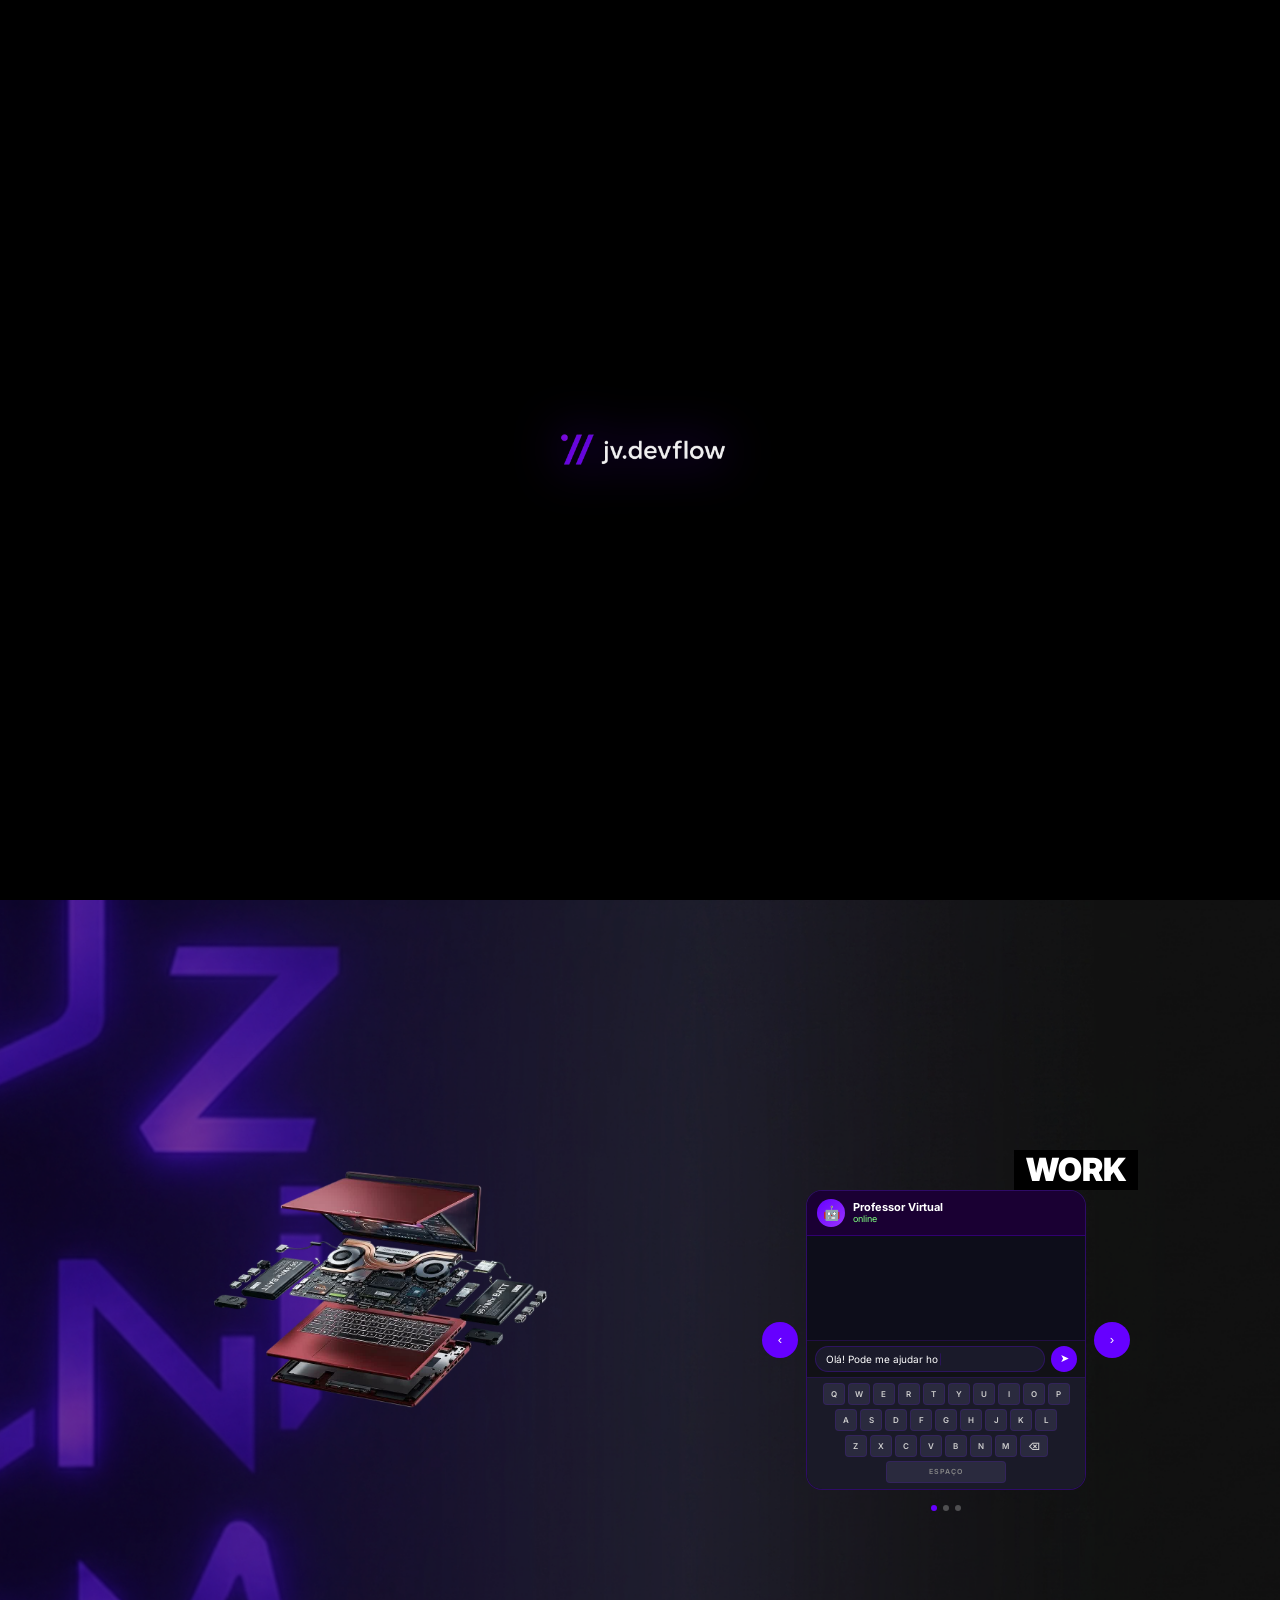
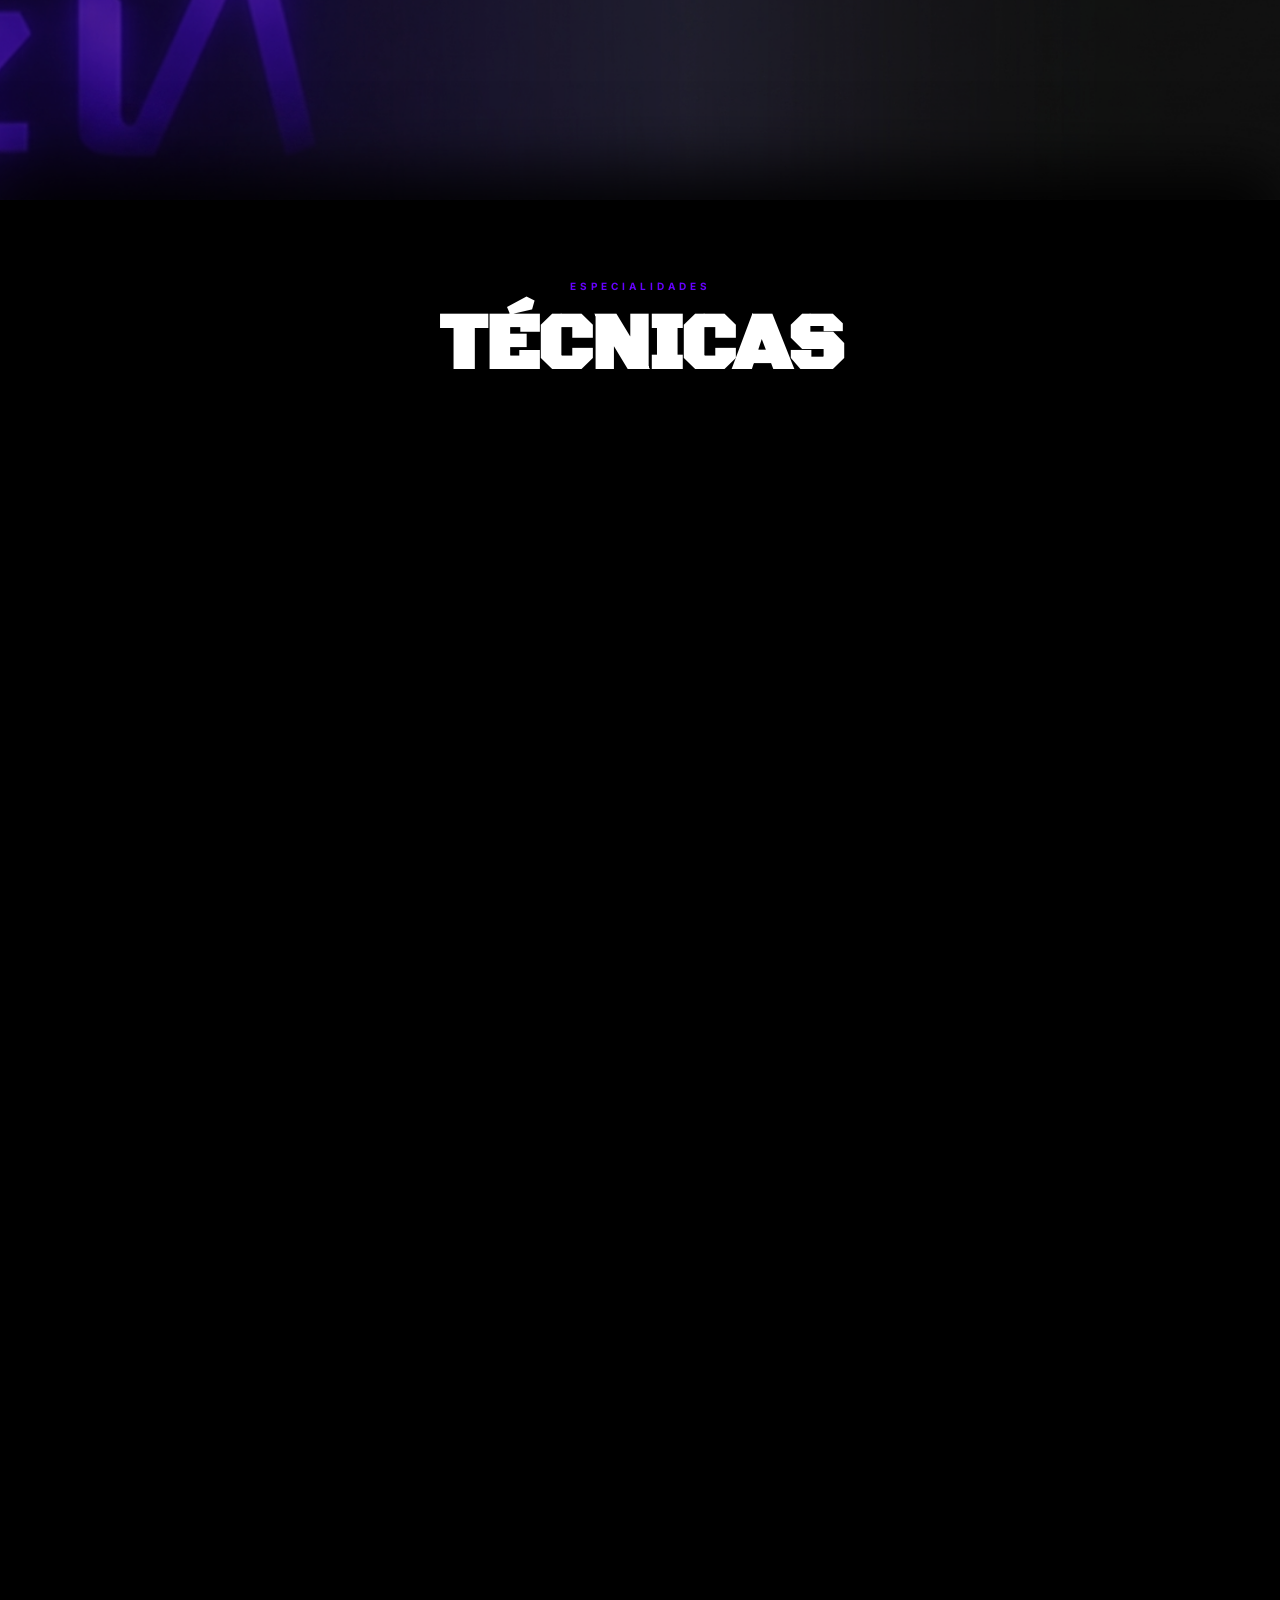
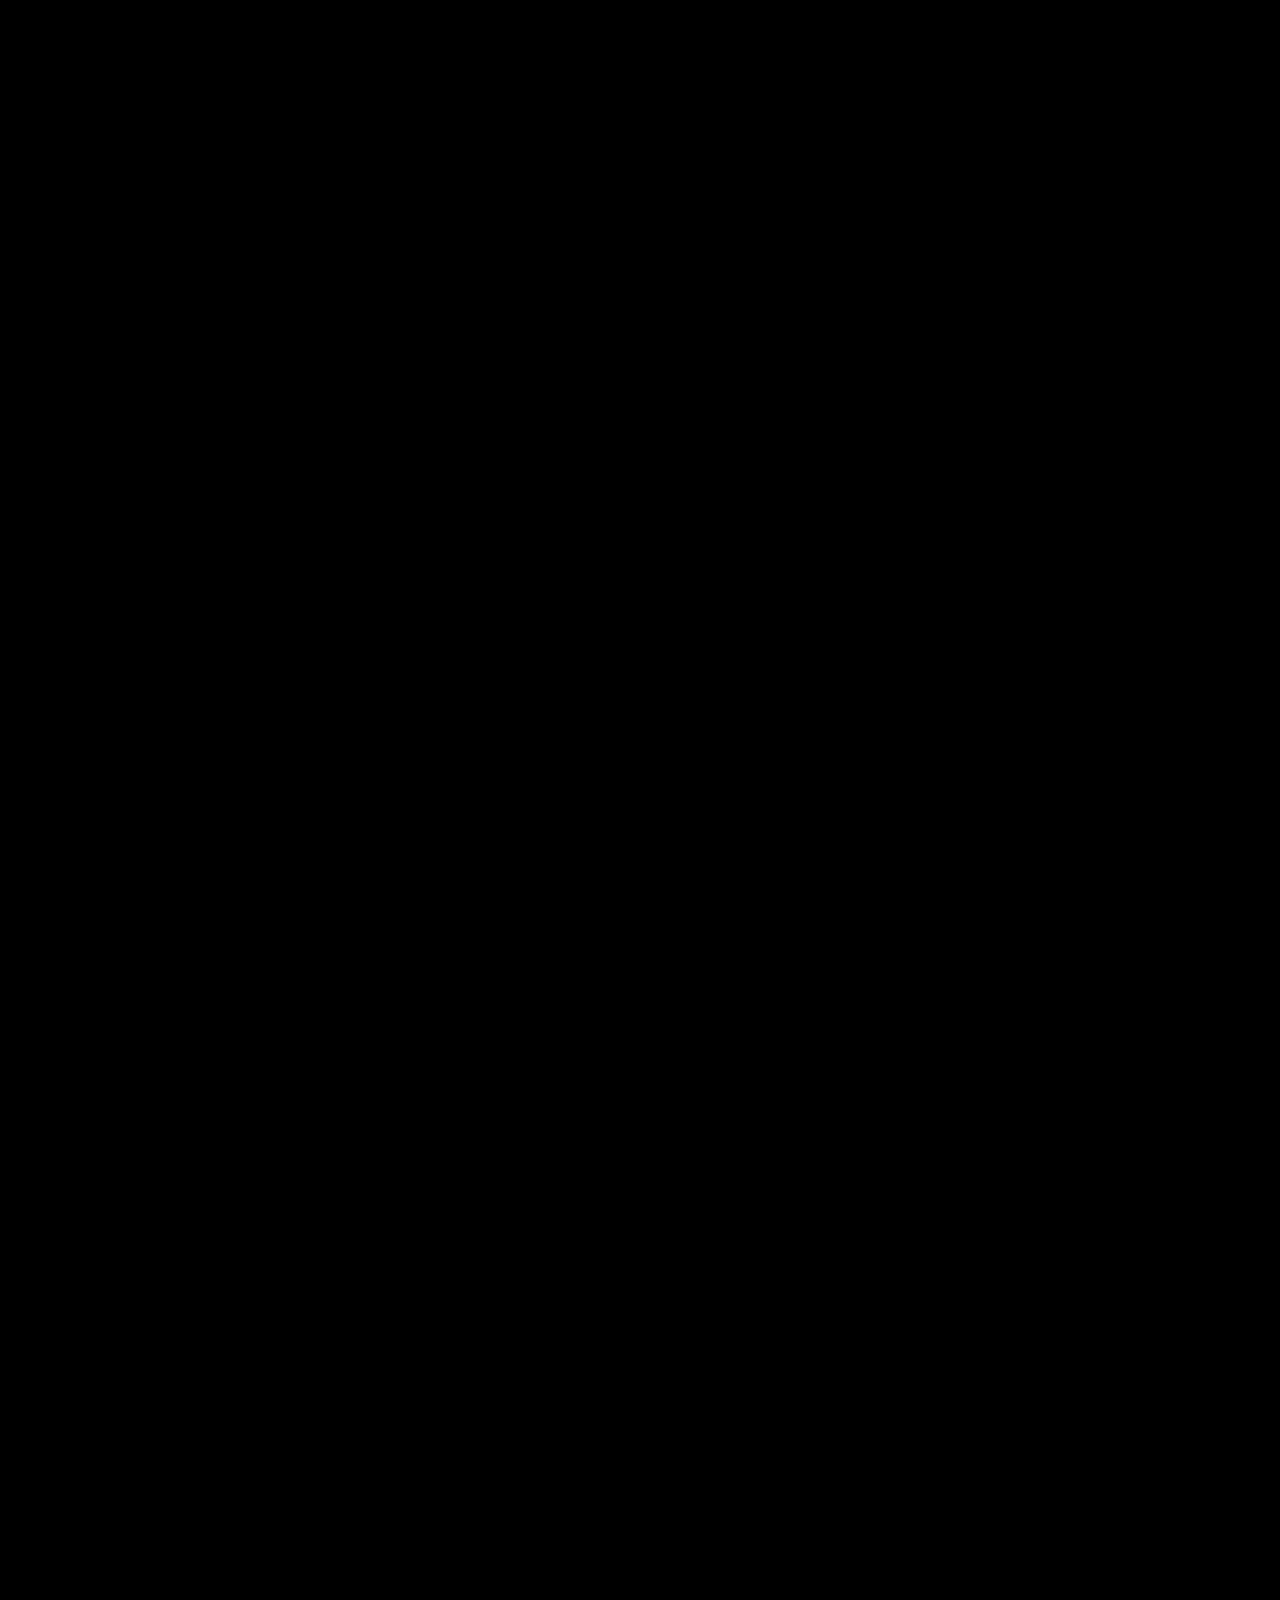
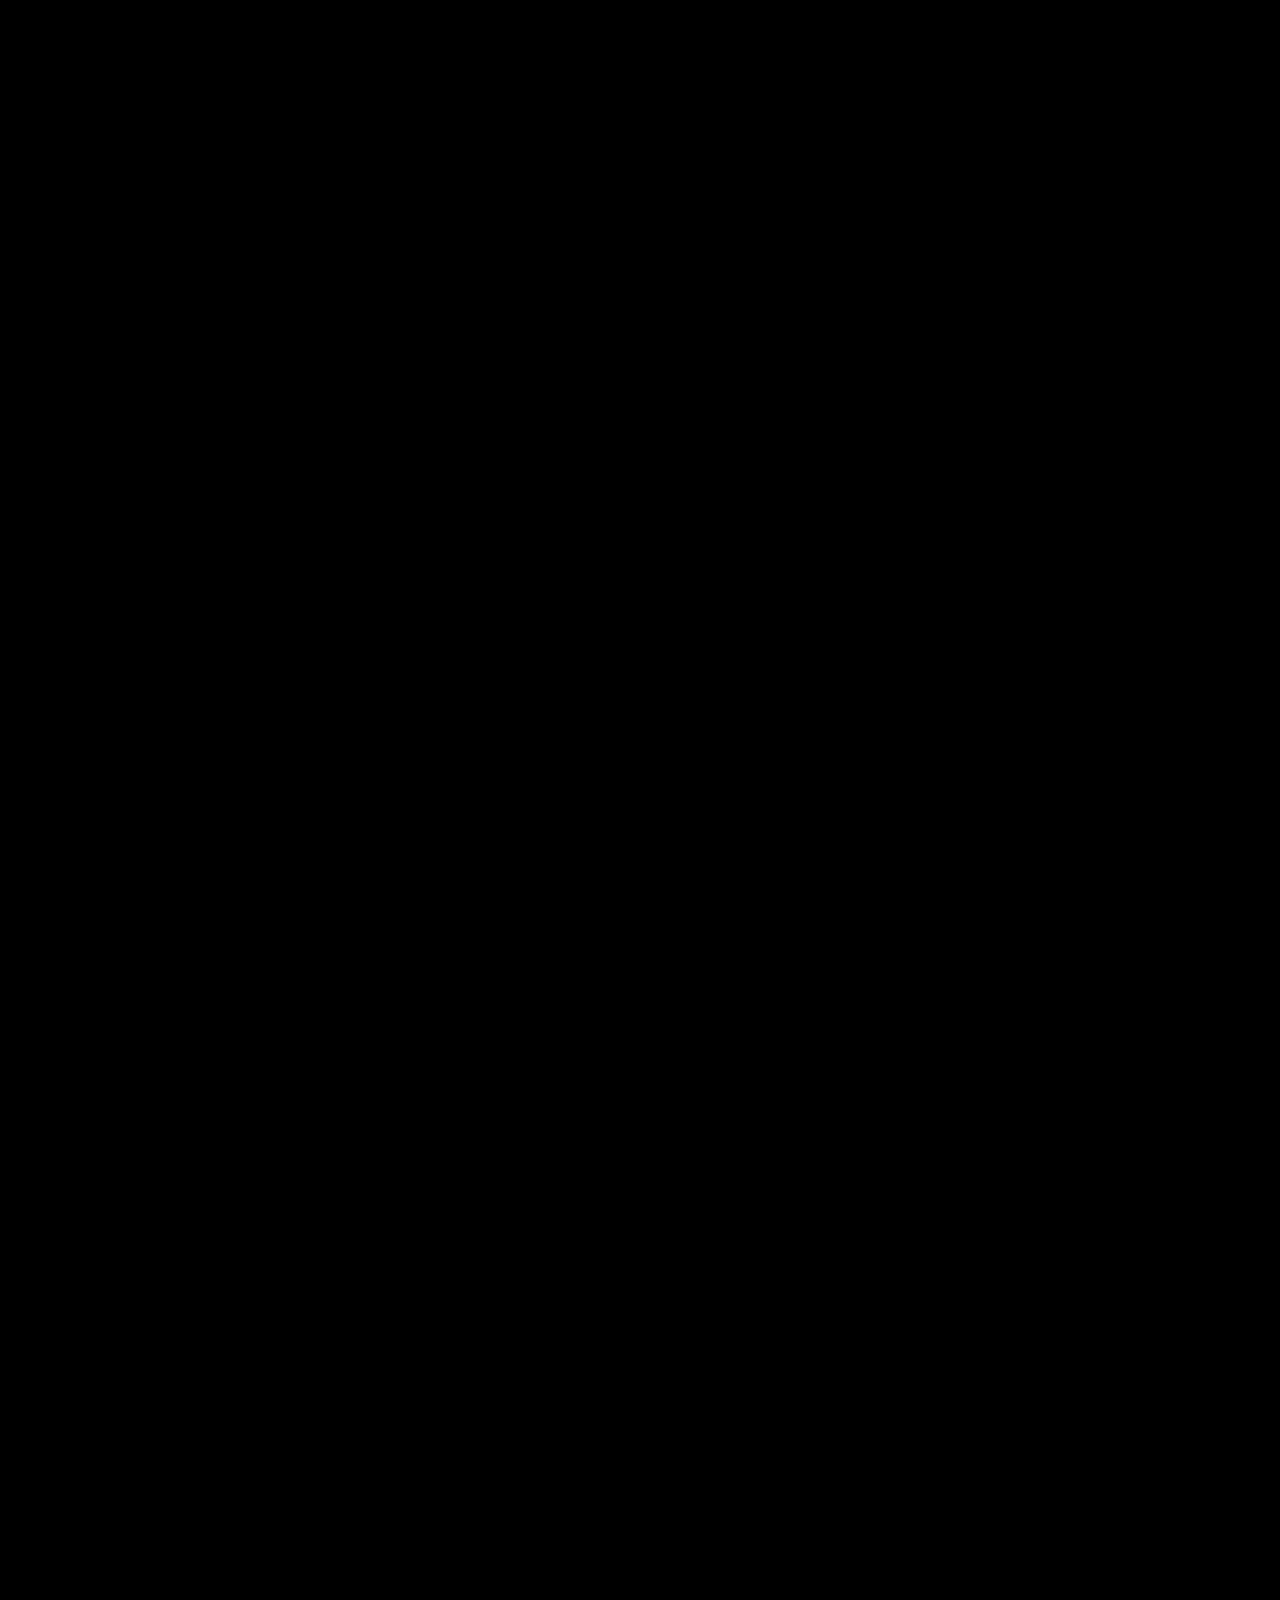
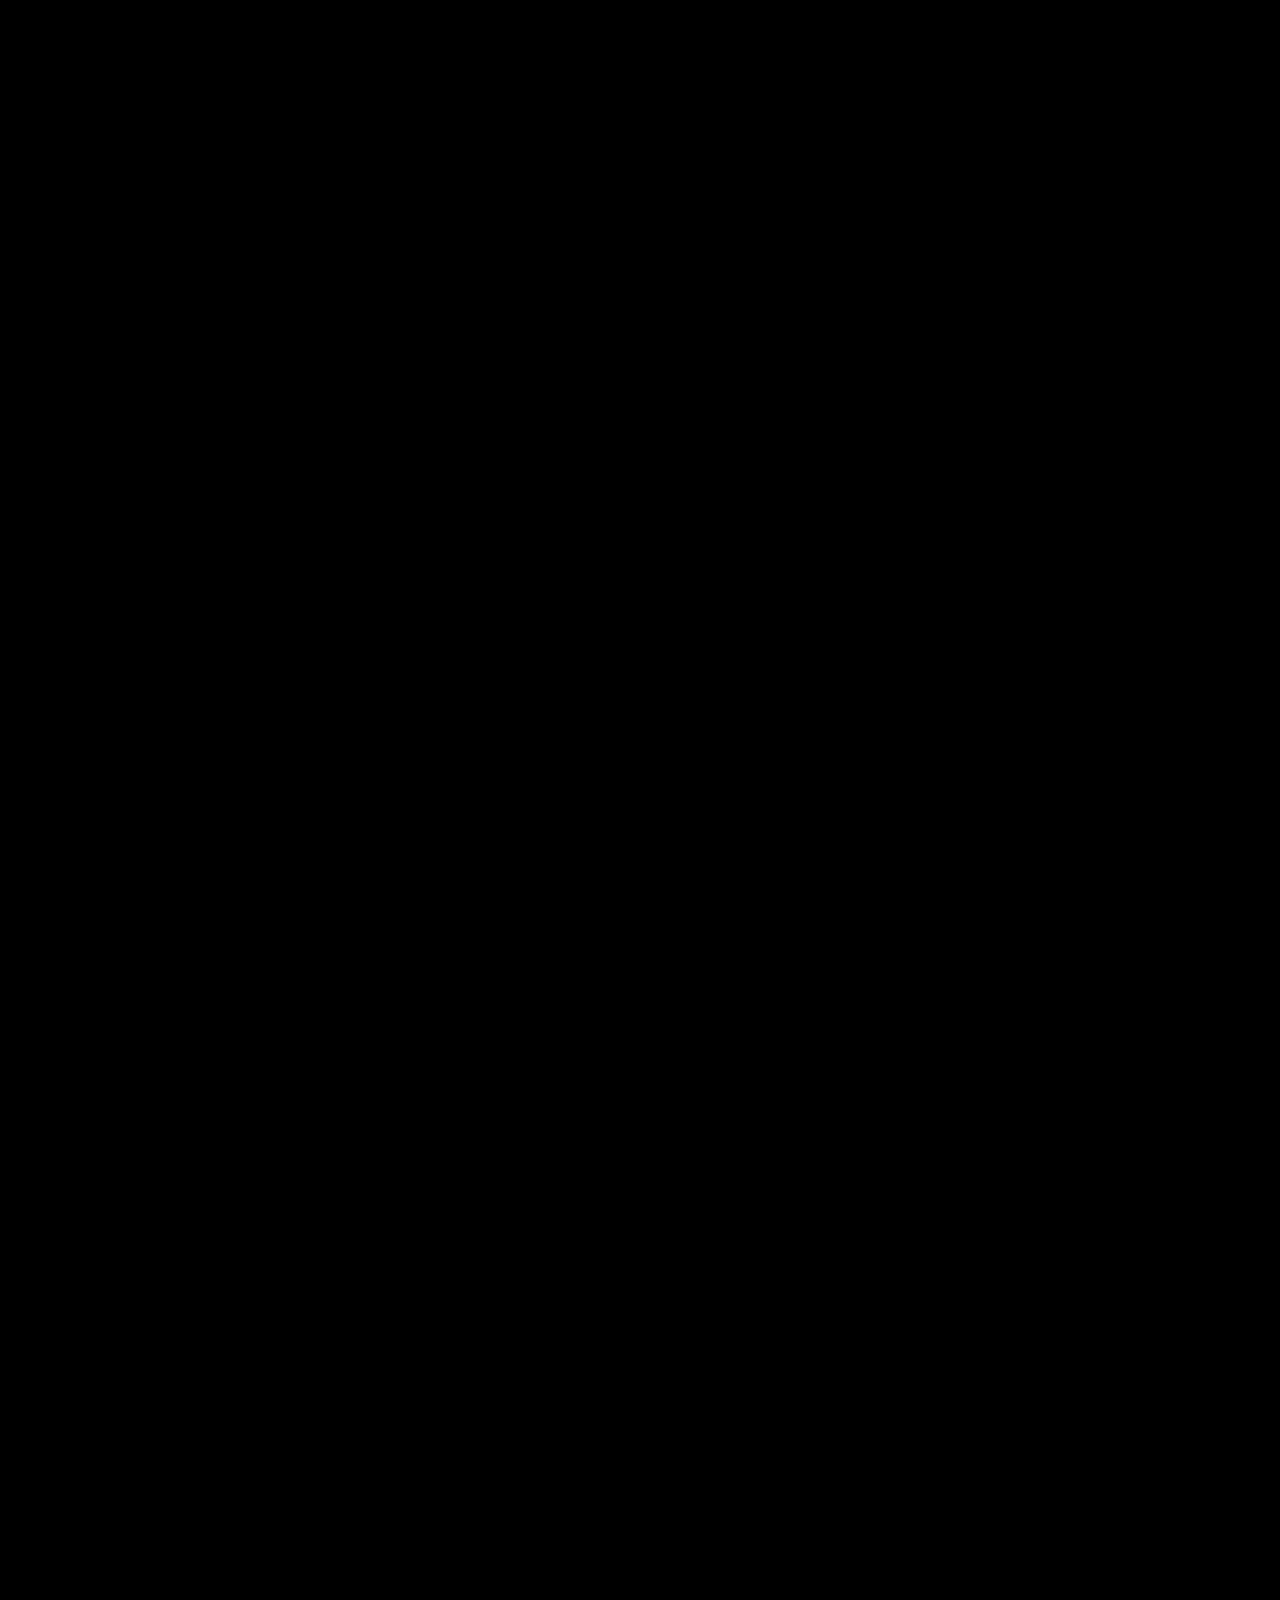
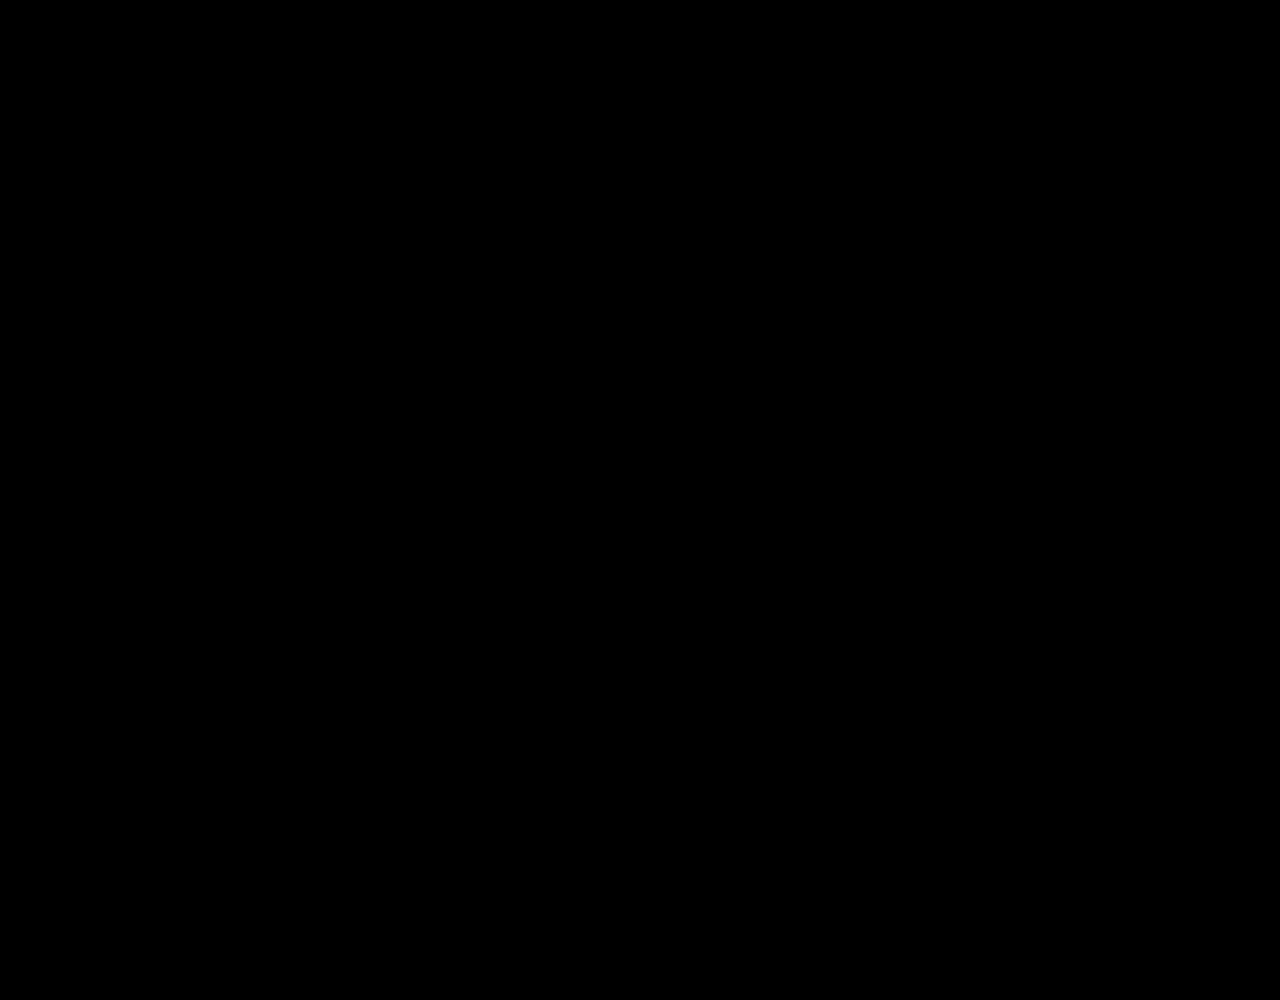
<file: index2.html>
<!DOCTYPE html>
<html lang="pt-br">

<head>
    <meta charset="UTF-8">
    <meta name="viewport" content="width=device-width, initial-scale=1.0">
    <title>João Victor | Portfolio</title>
    <link rel="preconnect" href="https://fonts.googleapis.com">
    <link rel="preconnect" href="https://fonts.gstatic.com" crossorigin>
    <link href="https://fonts.googleapis.com/css2?family=Inter:wght@300;400;700;900&display=swap" rel="stylesheet">
    <link rel="stylesheet" href="style.css">
</head>

<body>

    <!-- ===================== LOADING SCREEN ===================== -->
    <div id="loading-screen">
        <div class="loading-logo">
            <img src="img-home/logo.png" alt="jv.devflow" id="loading-logo-img">
        </div>
    </div>

    <!-- ===================== HEADER ===================== -->
    <header>
        <div class="logo">
            <img src="img-home/logo.png" alt="jv.devflow">
        </div>
        <div class="nav-right">
            <div class="menu-toggle" id="mobile-menu">
                <span></span>
                <span></span>
                <span></span>
            </div>
            <nav id="nav-menu">
                <a href="#section-home">HOME</a>
                <a href="#section-work">WORK</a>
                <a href="#section-stack">TECH</a>
                <a href="#" id="nav-contato">CONTATO</a>
            </nav>
            <a href="https://wa.me/5524981609173" target="_blank" rel="noopener noreferrer" class="cta-fale">FALE COMIGO</a>
        </div>
    </header>

    <!-- ===================== SECTION 1 — HOME ===================== -->
    <section id="section-home">
        <video class="video-bg vid-desktop" autoplay muted loop playsinline>
            <source src="img-home/video-pc.mp4" type="video/mp4">
        </video>
        <video class="video-bg vid-mobile" autoplay muted loop playsinline>
            <source src="img-home/video-mobile.mp4" type="video/mp4">
        </video>
    </section>

    <!-- ===================== SECTION 2 — WORK ===================== -->
    <div class="work-wrapper">
        <section id="section-work">
            <div class="main-bg"></div>

            <div class="work-inner">
                <!-- ESQUERDA: CANVAS -->
                <div class="canvas-section">
                    <canvas id="hero-lightpass"></canvas>
                </div>

                <!-- DIREITA: TEXTO + SLIDER -->
                <div class="content-right">
                    <div class="slider-area">
                        <div class="work-label">
                            <h1>WORK</h1>
                        </div>
                        <button class="arrow" id="btn-prev">&#8249;</button>

                        <div class="card-container">
                            <div class="card-inner">
                                <div class="card-body">
                                    <div class="card-content" id="card-content">
                                        <div class="card-title-text" id="card-title">...</div>
                                        <div class="card-desc-text" id="card-desc">...</div>
                                        <div class="card-tags-wrap" id="card-tags"></div>
                                    </div>
                                </div>
                            </div>
                        </div>

                        <button class="arrow" id="btn-next">&#8250;</button>
                    </div>

                    <div class="dots" id="dots"></div>
                </div>
            </div>
        </section>
    </div>

    <!-- ===================== SECTION 3 — STACK ===================== -->
    <section id="section-stack">
        <div class="stack-sticky">
            <div class="stack-header">
                <span class="stack-eyebrow">especialidades</span>
                <h2 class="stack-title">TÉCNICAS</h2>
            </div>
            <div class="stack-cards" id="stack-cards">
                <!-- Card 1 -->
                <div class="sk-card" data-index="0">
                    <div class="sk-card-inner">
                        <div class="sk-number">01</div>
                        <div class="sk-info">
                            <h3 class="sk-name">Agentes de WhatsApp & IA</h3>
                            <p class="sk-desc">Agentes inteligentes que atuam como tutores, gestores financeiros e suporte humanizado 24h.
Uma operação completa que automatiza o atendimento e o resgate de vendas com precisão de especialista.</p>
                            <div class="sk-techs">
                                <span>OpenAI Assistants API</span><span>Prompt Engineering</span><span>LLMs</span><span> Automações com IA</span><span>JSON</span>
                            </div>
                        </div>
                        <div class="sk-icon">
                            <svg viewBox="0 0 48 48" fill="none" xmlns="http://www.w3.org/2000/svg">
                                <rect x="4" y="8" width="40" height="32" rx="3" stroke="currentColor" stroke-width="2.5"/>
                                <path d="M4 14h40" stroke="currentColor" stroke-width="2.5"/>
                                <circle cx="10" cy="11" r="1.5" fill="currentColor"/>
                                <circle cx="16" cy="11" r="1.5" fill="currentColor"/>
                                <circle cx="22" cy="11" r="1.5" fill="currentColor"/>
                                <path d="M18 24l-6 4 6 4M30 24l6 4-6 4" stroke="currentColor" stroke-width="2.5" stroke-linecap="round" stroke-linejoin="round"/>
                            </svg>
                        </div>
                    </div>
                </div>
                <!-- Card 2 -->
                <div class="sk-card" data-index="1">
                    <div class="sk-card-inner">
                        <div class="sk-number">02</div>
                        <div class="sk-info">
                            <h3 class="sk-name">Workflow Otimizado</h3>
                            <p class="sk-desc">Horas de trabalho manual substituídas por segundos de processamento automático integrando suas ferramentas.</p>
                            <div class="sk-techs">
                                <span>Make.com</span><span>Webhooks</span><span>APIs Rest</span><span>Z-API</span><span>JSON</span>
                            </div>
                        </div>
                        <div class="sk-icon">
                            <svg viewBox="0 0 48 48" fill="none" xmlns="http://www.w3.org/2000/svg">
                                <rect x="6" y="6" width="36" height="36" rx="3" stroke="currentColor" stroke-width="2.5"/>
                                <path d="M6 18h36M6 30h36M18 6v36M30 6v36" stroke="currentColor" stroke-width="2.5"/>
                            </svg>
                        </div>
                    </div>
                </div>
                <!-- Card 3 -->
                <div class="sk-card" data-index="2">
                    <div class="sk-card-inner">
                        <div class="sk-number">03</div>
                        <div class="sk-info">
                            <h3 class="sk-name">Web Design / Saas</h3>
                            <p class="sk-desc">Do wireframe ao protótipo interativo — design centrado no usuário com foco em conversão e experiência.</p>
                            <div class="sk-techs">
                                <span>HTML5</span><span>CSS</span><span>JavaScript</span><span>React.js</span><span>tailwind css</span>
                            </div>
                        </div>
                        <div class="sk-icon">
                            <svg viewBox="0 0 48 48" fill="none" xmlns="http://www.w3.org/2000/svg">
                                <circle cx="16" cy="16" r="8" stroke="currentColor" stroke-width="2.5"/>
                                <circle cx="32" cy="16" r="8" stroke="currentColor" stroke-width="2.5"/>
                                <circle cx="16" cy="32" r="8" stroke="currentColor" stroke-width="2.5"/>
                                <rect x="24" y="24" width="16" height="16" rx="8" stroke="currentColor" stroke-width="2.5"/>
                            </svg>
                        </div>
                    </div>
                </div>
                <!-- Card 4 -->
                <div class="sk-card" data-index="3">
                    <div class="sk-card-inner">
                        <div class="sk-number">04</div>
                        <div class="sk-info">
                            <h3 class="sk-name">Software architecture</h3>
                            <p class="sk-desc">Dados brutos transfromados em decisões estratégicas através de análise e infraestrutura robusta. </p>
                            <div class="sk-techs">
                                <span>PHP</span><span>Node.js</span><span>SQL</span><span>Firebase</span><span>Mysql</span>
                            </div>
                        </div>
                        <div class="sk-icon">
                            <svg viewBox="0 0 48 48" fill="none" xmlns="http://www.w3.org/2000/svg">
                                <circle cx="24" cy="24" r="8" stroke="currentColor" stroke-width="2.5"/>
                                <path d="M24 6v6M24 36v6M6 24h6M36 24h6" stroke="currentColor" stroke-width="2.5" stroke-linecap="round"/>
                                <path d="M11.5 11.5l4.25 4.25M32.25 32.25l4.25 4.25M36.5 11.5l-4.25 4.25M15.75 32.25l-4.25 4.25" stroke="currentColor" stroke-width="2.5" stroke-linecap="round"/>
                            </svg>
                        </div>
                    </div>
                </div>
            </div>

            <!-- ===================== FOOTER ===================== -->
            <footer id="footer">
                <div class="footer-socials">
                    <!-- WhatsApp — substitua o número pelo seu (com DDI) -->
                    <a href="https://wa.me/5524981609173" target="_blank" rel="noopener noreferrer" class="social-link social-whatsapp" aria-label="WhatsApp">
                        <svg viewBox="0 0 24 24" fill="currentColor" xmlns="http://www.w3.org/2000/svg">
                            <path d="M17.472 14.382c-.297-.149-1.758-.867-2.03-.967-.273-.099-.471-.148-.67.15-.197.297-.767.966-.94 1.164-.173.199-.347.223-.644.075-.297-.15-1.255-.463-2.39-1.475-.883-.788-1.48-1.761-1.653-2.059-.173-.297-.018-.458.13-.606.134-.133.298-.347.446-.52.149-.174.198-.298.298-.497.099-.198.05-.371-.025-.52-.075-.149-.669-1.612-.916-2.207-.242-.579-.487-.5-.669-.51-.173-.008-.371-.01-.57-.01-.198 0-.52.074-.792.372-.272.297-1.04 1.016-1.04 2.479 0 1.462 1.065 2.875 1.213 3.074.149.198 2.096 3.2 5.077 4.487.709.306 1.262.489 1.694.625.712.227 1.36.195 1.871.118.571-.085 1.758-.719 2.006-1.413.248-.694.248-1.289.173-1.413-.074-.124-.272-.198-.57-.347m-5.421 7.403h-.004a9.87 9.87 0 01-5.031-1.378l-.361-.214-3.741.982.998-3.648-.235-.374a9.86 9.86 0 01-1.51-5.26c.001-5.45 4.436-9.884 9.888-9.884 2.64 0 5.122 1.03 6.988 2.898a9.825 9.825 0 012.893 6.994c-.003 5.45-4.437 9.884-9.885 9.884m8.413-18.297A11.815 11.815 0 0012.05 0C5.495 0 .16 5.335.157 11.892c0 2.096.547 4.142 1.588 5.945L.057 24l6.305-1.654a11.882 11.882 0 005.683 1.448h.005c6.554 0 11.89-5.335 11.893-11.893a11.821 11.821 0 00-3.48-8.413Z"/>
                        </svg>
                    </a>
                    <!-- Instagram — substitua pelo seu @ -->
                    <a href="https://instagram.com/jv.devflow" target="_blank" rel="noopener noreferrer" class="social-link social-instagram" aria-label="Instagram">
                        <svg viewBox="0 0 24 24" fill="currentColor" xmlns="http://www.w3.org/2000/svg">
                            <path d="M12 2.163c3.204 0 3.584.012 4.85.07 3.252.148 4.771 1.691 4.919 4.919.058 1.265.069 1.645.069 4.849 0 3.205-.012 3.584-.069 4.849-.149 3.225-1.664 4.771-4.919 4.919-1.266.058-1.644.07-4.85.07-3.204 0-3.584-.012-4.849-.07-3.26-.149-4.771-1.699-4.919-4.92-.058-1.265-.07-1.644-.07-4.849 0-3.204.013-3.583.07-4.849.149-3.227 1.664-4.771 4.919-4.919 1.266-.057 1.645-.069 4.849-.069zM12 0C8.741 0 8.333.014 7.053.072 2.695.272.273 2.69.073 7.052.014 8.333 0 8.741 0 12c0 3.259.014 3.668.072 4.948.2 4.358 2.618 6.78 6.98 6.98C8.333 23.986 8.741 24 12 24c3.259 0 3.668-.014 4.948-.072 4.354-.2 6.782-2.618 6.979-6.98.059-1.28.073-1.689.073-4.948 0-3.259-.014-3.667-.072-4.947-.196-4.354-2.617-6.78-6.979-6.98C15.668.014 15.259 0 12 0zm0 5.838a6.162 6.162 0 100 12.324 6.162 6.162 0 000-12.324zM12 16a4 4 0 110-8 4 4 0 010 8zm6.406-11.845a1.44 1.44 0 100 2.881 1.44 1.44 0 000-2.881z"/>
                        </svg>
                    </a>
                    <!-- TikTok — substitua pelo seu @ -->
                    <a href="https://tiktok.com/@jvsatiro080" target="_blank" rel="noopener noreferrer" class="social-link social-tiktok" aria-label="TikTok">
                        <svg viewBox="0 0 24 24" fill="currentColor" xmlns="http://www.w3.org/2000/svg">
                            <path d="M19.59 6.69a4.83 4.83 0 01-3.77-4.25V2h-3.45v13.67a2.89 2.89 0 01-2.88 2.5 2.89 2.89 0 01-2.89-2.89 2.89 2.89 0 012.89-2.89c.28 0 .54.04.79.1V9.01a6.33 6.33 0 00-.79-.05 6.34 6.34 0 00-6.34 6.34 6.34 6.34 0 006.34 6.34 6.34 6.34 0 006.33-6.34V8.69a8.18 8.18 0 004.79 1.54V6.79a4.86 4.86 0 01-1.02-.1z"/>
                        </svg>
                    </a>
                </div>
            </footer>

        </div>
    </section>

    <!-- ===================== SCRIPTS ===================== -->
    <script src="script.js"></script>

    <script>
        /* ── CONTATO: rola até o final absoluto da página ── */
        document.getElementById("nav-contato").addEventListener("click", function (e) {
            e.preventDefault();
            window.scrollTo({ top: document.body.scrollHeight, behavior: "smooth" });
            document.getElementById("mobile-menu").classList.remove("active");
            document.getElementById("nav-menu").classList.remove("active");
        });
    </script>

</body>
</html>
</file>
<file: style.css>
@import url('https://fonts.googleapis.com/css2?family=Black+Ops+One&display=swap');

*, *::before, *::after {
    box-sizing: border-box;
    margin: 0;
    padding: 0;
}

:root {
    --nav-bg: #3d3d3d;
    --white: #ffffff;
    --bg: #0d0d14;
    --purple: #6600ff;
    --bg-black: #000000;
    --work-label-size: 32px;
}

html, body {
    width: 100%;
    background-color: var(--bg-black);
    font-family: 'Inter', sans-serif;
}

body {
    overflow-x: clip;
}

/* ===================== LOADING SCREEN ===================== */
#loading-screen {
    position: fixed;
    inset: 0;
    background: #000000;
    z-index: 9999;
    display: flex;
    flex-direction: column;
    align-items: center;
    justify-content: center;
    transition: opacity 0.8s ease, visibility 0.8s ease;
}

#loading-screen.hidden {
    opacity: 0;
    visibility: hidden;
    pointer-events: none;
}

.loading-logo {
    display: flex;
    align-items: center;
    justify-content: center;
}

.loading-logo img {
    display: block;
    height: 160px;
    will-change: filter;
    transition: filter 0.15s ease-out;
}



/* ===================== HEADER ===================== */
header {
    display: flex;
    justify-content: space-between;
    align-items: center;
    background-color: rgba(13, 13, 20, 0.8);
    backdrop-filter: blur(10px);
    height: 70px;
    padding: 0 25px;
    z-index: 2000;
    position: fixed;
    top: 0;
    left: 0;
    width: 100%;
    border-bottom: 1px solid rgba(102, 0, 255, 0.1);
}

.logo img {
    height: 150px;
    display: block;
}

.nav-right {
    display: flex;
    align-items: center;
    height: 100%;
}

/* --- NAVIGATION (DESKTOP) --- */
nav {
    display: flex;
    align-items: center;
    transition: all 0.4s ease-in-out;
}

nav a {
    color: var(--white);
    text-decoration: none;
    font-size: 11px;
    font-weight: 700;
    margin: 0 15px;
    letter-spacing: 1.5px;
    text-transform: uppercase;
    position: relative;
    transition: all 0.3s ease;
    white-space: nowrap;
}

.cta-fale {
    background-color: #111116;
    color: var(--white);
    border: 1px solid rgba(102, 0, 255, 0.4);
    border-radius: 12px;
    height: 45px;
    display: flex;
    align-items: center;
    padding: 0 25px;
    text-decoration: none;
    font-weight: 700;
    font-size: 14px;
    letter-spacing: 0.5px;
    margin-left: 20px;
    transition: all 0.3s ease;
    white-space: nowrap;
    z-index: 120;
    box-shadow: 0 4px 15px rgba(0, 0, 0, 0.3);
}

.cta-fale:hover {
    background-color: #1a1a24;
    border-color: var(--purple);
    transform: translateY(-2px);
}

/* --- HAMBURGER --- */
.menu-toggle {
    display: none;
    flex-direction: column;
    justify-content: space-between;
    width: 22px;
    height: 15px;
    cursor: pointer;
    margin-right: 20px;
    z-index: 130;
}

.menu-toggle span {
    display: block;
    height: 2px;
    width: 100%;
    background-color: var(--purple);
    transition: 0.3s;
}

/* ===================== SECTION 1 — HOME ===================== */
#section-home {
    position: relative;
    width: 100%;
    height: 100vh;
    overflow: hidden;
    background-color: var(--bg-black);
}

.video-bg {
    position: absolute;
    top: 0; left: 0; width: 100%; height: 100%;
    object-fit: cover;
    z-index: 1;
}

.vid-mobile { display: none; }

/* ===================== SECTION 2 — WORK ===================== */
.work-wrapper {
    position: relative;
    height: 200vh;
    z-index: 1;
}

#section-work {
    position: -webkit-sticky;
    position: sticky;
    top: 0;
    width: 100%;
    height: 100vh;
    background-color: var(--bg);
    color: #fff;
    display: flex;
    flex-direction: column;
    align-items: center;
    justify-content: center;
    overflow: hidden;
}

/* CARD WORK */
.card-container {
    position: relative;
    width: 280px;
    height: 340px;
    background: #111116;
    border: 1px solid rgba(102,0,255,0.35);
    border-radius: 16px;
    padding: 24px;
    flex-shrink: 0;
    display: flex;
    flex-direction: column;
    z-index: 5;
}

.card-inner {
    width: 100%;
    height: 100%;
    display: flex;
    flex-direction: column;
    gap: 15px;
}

.card-title-text {
    font-size: 22px;
    font-weight: 700;
    color: #fff;
}

.card-desc-text {
    font-size: 14px;
    color: #aaa;
    line-height: 1.6;
    flex-grow: 1;
}

.card-tags-wrap {
    display: flex;
    flex-wrap: wrap;
    gap: 8px;
    margin-top: auto;
}

.card-tags-wrap span {
    font-size: 10px;
    font-weight: 700;
    text-transform: uppercase;
    letter-spacing: 1px;
    color: var(--purple);
    background: rgba(102,0,255,0.1);
    padding: 4px 10px;
    border-radius: 4px;
}

/* ===================== SECTION 3 — STACK ===================== */
#section-stack {
    position: relative;
    height: calc(150vh + 650vh);
    z-index: 10;
    background-color: var(--bg-black);
    margin-top: -100vh;
    box-shadow: 0 -30px 60px rgba(0, 0, 0, 0.9);
}

.stack-sticky {
    position: sticky;
    top: 0;
    height: 150vh;
    display: flex;
    flex-direction: column;
    align-items: center;
    justify-content: center;
    overflow: hidden;
    padding: 80px 40px 40px;
}

.stack-header {
    position: absolute;
    top: 80px;
    left: 50%;
    transform: translateX(-50%);
    text-align: center;
    z-index: 5;
}

.stack-eyebrow {
    display: block;
    font-size: 10px;
    font-weight: 700;
    letter-spacing: 4px;
    text-transform: uppercase;
    color: var(--purple);
    margin-bottom: 4px;
}

.stack-title {
    font-size: clamp(36px, 8vw, 80px);
    font-weight: 900;
    color: #fff;
    letter-spacing: -2px;
    font-family: 'Black Ops One', 'Impact', sans-serif;
}

.stack-cards {
    position: relative;
    width: min(100%, 700px);
    height: 450px;
}

.sk-card {
    position: absolute;
    left: 0; right: 0;
    height: 300px;
    border-radius: 16px;
    overflow: visible;
    transform-origin: top center;
    will-change: transform, opacity;
    background: rgba(18, 14, 32, 0.97);
    backdrop-filter: blur(18px);
    -webkit-backdrop-filter: blur(18px);
    border: 1px solid rgba(102,0,255,0.35);
    opacity: 0;
    transform: translateY(100%);
    box-shadow: 0 8px 32px rgba(0,0,0,0.6);
}

.sk-peek {
    position: absolute;
    top: 0; left: 0; right: 0;
    height: 48px;
    display: flex;
    align-items: center;
    padding: 0 32px;
    border-radius: 16px 16px 0 0;
    z-index: 2;
    pointer-events: none;
}

.sk-peek-title {
    font-size: 13px;
    font-weight: 900;
    letter-spacing: 1px;
    text-transform: uppercase;
    font-family: 'Black Ops One', 'Impact', sans-serif;
}

.sk-card-inner {
    display: grid;
    grid-template-columns: 56px 1fr 80px;
    gap: 24px;
    height: 100%;
    padding: 20px 40px 36px;
    align-items: center;
    border-radius: 16px;
    overflow: hidden;
    position: relative;
    z-index: 1;
}

.sk-number {
    font-size: 24px;
    font-weight: 900;
    color: var(--purple);
    opacity: 0.5;
    margin: 20px 0px 6px;
}

.sk-info {
    display: flex;
    flex-direction: column;
    gap: 12px;
}

.sk-name {
    font-size: 22px;
    font-weight: 900;
    font-family: 'Black Ops One', 'Impact', sans-serif;
    letter-spacing: 1px;
    text-transform: uppercase;
}

.sk-card[data-index="0"] .sk-name,
.sk-card[data-index="0"] .sk-peek-title { color: #bf00ff; text-shadow: 0 0 14px #bf00ffaa; }
.sk-card[data-index="1"] .sk-name,
.sk-card[data-index="1"] .sk-peek-title { color: #ff6600; text-shadow: 0 0 14px #ff6600aa; }
.sk-card[data-index="2"] .sk-name,
.sk-card[data-index="2"] .sk-peek-title { color: #00e5ff; text-shadow: 0 0 14px #00e5ffaa; }
.sk-card[data-index="3"] .sk-name,
.sk-card[data-index="3"] .sk-peek-title { color: #00ff88; text-shadow: 0 0 14px #00ff88aa; }

.sk-desc {
    font-size: 14px;
    color: #aaa;
    line-height: 1.6;
}

.sk-techs {
    display: flex;
    flex-wrap: wrap;
    gap: 8px;
}

.sk-techs span {
    font-size: 10px;
    font-weight: 700;
    text-transform: uppercase;
    color: var(--purple);
    background: rgba(102,0,255,0.1);
    padding: 4px 10px;
    border-radius: 4px;
}

.sk-icon {
    color: var(--purple);
    width: 60px;
    height: 60px;
}

/* OUTROS ELEMENTOS */
.main-bg {
    position: absolute;
    inset: 0;
    z-index: 0;
    background-size: cover;
    background-position: center;
}

@media (min-width: 769px) { .main-bg { background-image: url('fundo.png'); } }
@media (max-width: 768px) { .main-bg { background-image: url('fundo-mobile.png'); } }

.main-bg::after {
    content: "";
    position: absolute; inset: 0;
    background: rgba(0, 0, 0, 0.4);
}

.bg-letters {
    position: absolute;
    inset: 0; z-index: 0;
    overflow: hidden;
}
.bg-letters span {
    position: absolute;
    font-size: clamp(80px, 28vw, 130px);
    font-weight: 900;
    color: transparent;
    -webkit-text-stroke: 2px rgba(102, 0, 255, 0.32);
}

.work-inner {
    position: relative;
    z-index: 10;
    width: 100%;
    height: 100%;
    display: flex;
    flex-direction: column;
    align-items: center;
    justify-content: center;
}

@media (min-width: 769px) {
    .work-inner {
        flex-direction: row;
        justify-content: space-evenly;
    }
}

.canvas-section {
    width: min(85vw, 450px);
    display: flex;
    justify-content: center;
    margin: -100px 20px 20px 20px;
}

canvas {
    width: 80%;
    aspect-ratio: 4/3;
}

.work-label {
    position: absolute;
    top: -40px;
    right: 0;
    z-index: 20;
}

.work-label h1 {
    font-size: var(--work-label-size);
    font-weight: 900;
    color: #fff;
    background: #000;
    padding: 4px 12px;
    display: inline-block;
    line-height: 1;
}

.slider-area {
    position: relative;
    display: flex;
    align-items: center;
    justify-content: center;
}

.arrow {
    width: 36px; height: 36px;
    border-radius: 50%;
    background: var(--purple);
    border: none; color: #fff;
    cursor: pointer;
    margin: 0 8px;
}

.dots {
    display: flex; gap: 6px;
    margin-top: 15px;
    justify-content: center;
}
.dot {
    width: 6px; height: 6px;
    border-radius: 50%;
    background: rgba(255,255,255,0.25);
}
.dot.active { background: var(--purple); }


/* ===================== STACK CARDS — FIXES GLOBAIS MOBILE ==================
   Aplica em todos os grupos móveis (< 1024px).
   =========================================================================== */
@media (max-width: 1023px) {

    /* -- CENTRALIZAÇÃO REAL: tira o header do position:absolute --
       Em desktop o header flutua sobre o sticky. Em mobile isso faz o título
       sumir atrás do nav ou competir com os cards. Aqui colocamos tudo em
       fluxo flex: header em cima, cards embaixo, gap entre eles. */
    .stack-sticky {
        justify-content: center;
        align-items: center;
        gap: 24px;
        padding-top: 80px;
        padding-bottom: 40px;
    }

    .stack-header {
        position: relative;
        top: auto;
        left: auto;
        transform: none;
        text-align: center;
        width: 100%;
    }

    /* -- ESPAÇAMENTO NÚMERO → TÍTULO -- */
    .sk-number {
        font-size: 11px;
        font-weight: 900;
        letter-spacing: 3px;
        text-transform: uppercase;
        opacity: 0.6;
        margin-bottom: 6px;
        line-height: 1;
    }

    .sk-info { gap: 8px; }

    .sk-name { line-height: 1.15; }

    /* Impede conteúdo do card-inner de vazar para fora do card */
    .sk-card {
        overflow: hidden;
    }

    /* card-inner não pode ultrapassar a altura do card pai */
    .sk-card-inner {
        height: 100%;
        overflow: hidden;
        align-items: start;
    }
}


/* ==========================================================
   RESPONSIVIDADE — SISTEMA DE BREAKPOINTS REVISADO
   ----------------------------------------------------------

   Grupos e telas cobertas:
   ┌──────────────────────────────────────────────────────────┐
   │ GRUPO A — Phones pequenos       até 374px               │
   │   • iPhone SE 1ª/2ª gen (320×568), telas estreitas      │
   ├──────────────────────────────────────────────────────────┤
   │ GRUPO B — Phones compactos      375–389px               │
   │   • 375×667 (iPhone SE 3ª gen, iPhone 6/7/8)  ✓ alvo   │
   │   • 360×640 / 360×740 (Samsung A-series)       ✓ alvo   │
   │   Margem segura: 360–389px                              │
   ├──────────────────────────────────────────────────────────┤
   │ GRUPO C — Phones médios         390–429px               │
   │   • 390×844 (iPhone 14, 15, 16)                ✓ alvo   │
   │   • 393×852 (iPhone 14 Pro, 15 Pro)                     │
   │   Margem segura: 390–429px                              │
   ├──────────────────────────────────────────────────────────┤
   │ GRUPO D — Phones grandes        430–767px               │
   │   • 430×932 (iPhone 14 Plus, 15 Plus)          ✓ alvo   │
   │   • 412×915 (Pixel 6/7/8, Galaxy S21–S23)              │
   │   Margem segura: 430–767px                              │
   ├──────────────────────────────────────────────────────────┤
   │ GRUPO E — Tablets pequenos      768–819px               │
   │   • 768×1024 (iPad mini, iPad 9ª gen portrait) ✓ alvo   │
   │   Margem segura: 768–819px                              │
   ├──────────────────────────────────────────────────────────┤
   │ GRUPO F — Tablets médios        820–1023px              │
   │   • 820×1180 (iPad Air portrait)               ✓ alvo   │
   │   Margem segura: 820–1023px                             │
   ├──────────────────────────────────────────────────────────┤
   │ GRUPO G — Tablets grandes       1024–1279px             │
   │   • 1024×1366 (iPad Pro 12.9" portrait)        ✓ alvo   │
   │   • 1024×768 (iPad landscape)                           │
   │   Margem segura: 1024–1279px                            │
   ├──────────────────────────────────────────────────────────┤
   │ GRUPO H — Laptop HD             1280–1439px             │
   │   • MacBook 13", laptops HD                             │
   ├──────────────────────────────────────────────────────────┤
   │ GRUPO I — Desktop HD            1440–1919px             │
   │   • MacBook Pro 14", monitores 1440p                    │
   ├──────────────────────────────────────────────────────────┤
   │ GRUPO J — Full HD / 4K          1920px+                 │
   │   • Monitores 27", 4K                                   │
   └──────────────────────────────────────────────────────────┘

   Nota sobre 360×740: width=360px cai no Grupo B (375–389px
   usa min-width:360px como limite inferior real). O seletor
   cobre de 360 até 389px com margem confortável.
   ========================================================== */


/* ============================================================
   GRUPO A — Phones muito pequenos  (< 360px)
   Telas: 320×568, 320×480 e similares
   ============================================================ */
@media (max-width: 359px) {
    /* ── HEADER ── */
    header { padding: 0 10px; height: 58px; }
    .logo img { height: 75px; }
    .menu-toggle { display: flex; margin-right: 8px; }
    nav {
        display: none;
        position: absolute;
        top: 58px; left: 0;
        width: 100%;
        background: #000;
        flex-direction: column;
        align-items: flex-start;
        padding: 4px 0;
        z-index: 100;
    }
    nav.active { display: flex; }
    nav a {
        margin: 0; font-size: 11px; width: 100%;
        padding: 13px 16px;
        border-bottom: 1px solid #1a1a1a;
        border-radius: 0; background: transparent;
    }
    nav a:first-child { border-top: 1px solid #1a1a1a; }
    .cta-fale { padding: 0 9px; font-size: 9px; height: 33px; border-radius: 7px; margin-left: 6px; }
    .menu-toggle.active span:nth-child(1) { transform: translateY(6.5px) rotate(45deg); }
    .menu-toggle.active span:nth-child(2) { opacity: 0; }
    .menu-toggle.active span:nth-child(3) { transform: translateY(-6.5px) rotate(-45deg); }
    /* ── VIDEO ── */
    .vid-desktop { display: none; }
    .vid-mobile  { display: block; object-position: top; }
    /* ── WORK ── */
    .work-inner { gap: 0; padding-top: 58px; }
    .canvas-section { width: 92vw; margin: 0 auto; }
    canvas { margin: -50px 0 30px; }
    .card-container { width: 210px; height: 270px; padding: 10px; }
    .card-title-text { font-size: 15px; }
    .card-desc-text  { font-size: 10px; }
    .arrow { width: 28px; height: 28px; font-size: 14px; }
    .work-label h1 { font-size: 22px; }
    /* ── STACK ── */
    .stack-sticky { padding-left: 12px; padding-right: 12px; }
    .stack-cards  { width: 100%; height: 380px; }
    .sk-card      { height: 280px; }
    .sk-card-inner {
        grid-template-columns: 1fr;
        grid-template-rows: auto 1fr auto;
        padding: 16px 14px 18px; gap: 14px;
    }
    .sk-number { font-size: 16px; }
    .sk-name   { font-size: 14px; }
    .sk-desc   { font-size: 11px; }
    .sk-icon   { display: none; }
    .stack-title { font-size: clamp(26px, 10vw, 44px); letter-spacing: -1px; }
}


/* ============================================================
   GRUPO B — Phones compactos  (360–389px)
   Telas alvo: 375×667 · 360×740
   Margem segura: 360 até 389px
   ============================================================ */
@media (min-width: 360px) and (max-width: 389px) {
    /* ── HEADER ── */
    header { padding: 0 14px; height: 62px; }
    .logo img { height: 85px; }
    .menu-toggle { display: flex; margin-right: 10px; }
    nav {
        display: none;
        position: absolute;
        top: 62px; left: 0;
        width: 100%;
        background: #000;
        flex-direction: column;
        align-items: flex-start;
        padding: 6px 0;
        z-index: 100;
    }
    nav.active { display: flex; }
    nav a {
        margin: 0; font-size: 12px; width: 100%;
        padding: 14px 18px;
        border-bottom: 1px solid #1a1a1a;
        border-radius: 0; background: transparent;
        letter-spacing: 1.5px;
    }
    nav a:first-child { border-top: 1px solid #1a1a1a; }
    .cta-fale { padding: 0 10px; font-size: 10px; height: 35px; border-radius: 8px; margin-left: 8px; }
    .menu-toggle.active span:nth-child(1) { transform: translateY(6.5px) rotate(45deg); }
    .menu-toggle.active span:nth-child(2) { opacity: 0; }
    .menu-toggle.active span:nth-child(3) { transform: translateY(-6.5px) rotate(-45deg); }
    /* ── VIDEO ── */
    .vid-desktop { display: none; }
    .vid-mobile  { display: block; object-position: top; }
    /* ── WORK ── */
    .work-wrapper { height: 200vh; }
    .work-inner { gap: 0; padding-top: 62px; }
    .canvas-section { width: 90vw; margin: 0 auto; }
    canvas { margin: -55px 0 35px; }
    .card-container { width: 230px; height: 290px; padding: 12px; }
    .card-title-text { font-size: 17px; }
    .card-desc-text  { font-size: 11px; }
    .arrow { width: 30px; height: 30px; font-size: 15px; }
    .work-label h1 { font-size: 24px; }
    .dots { margin-top: 10px; }
    /* ── STACK ── */
    .stack-sticky { padding-left: 14px; padding-right: 14px; height: 120vh; }
    .stack-cards  { width: 100%; height: 400px; }
    .sk-card      { height: 285px; }
    .sk-card-inner {
        grid-template-columns: 1fr;
        grid-template-rows: auto 1fr auto;
        padding: 18px 16px 20px; gap: 14px;
    }
    .sk-number { font-size: 18px; }
    .sk-name   { font-size: 16px; }
    .sk-desc   { font-size: 12px; }
    .sk-icon   { display: none; }
    .stack-title { font-size: clamp(28px, 9vw, 46px); letter-spacing: -1px; }
    /* ── SECTION STACK HEIGHT (667px vs 740px: telas curtas precisam de menos scroll) ── */
    #section-stack { height: calc(120vh + 500vh); margin-top: -100vh; }
}


/* ============================================================
   GRUPO C — Phones médios  (390–429px)
   Telas alvo: 390×844 · 393×852 · 393×852
   Margem segura: 390 até 429px
   ============================================================ */
@media (min-width: 390px) and (max-width: 429px) {
    /* ── HEADER ── */
    header { padding: 0 16px; height: 64px; }
    .logo img { height: 90px; }
    .menu-toggle { display: flex; margin-right: 12px; }
    nav {
        display: none;
        position: absolute;
        top: 64px; left: 0;
        width: 100%;
        background: #000;
        flex-direction: column;
        align-items: flex-start;
        padding: 7px 0;
        z-index: 100;
    }
    nav.active { display: flex; }
    nav a {
        margin: 0; font-size: 12px; width: 100%;
        padding: 15px 20px;
        border-bottom: 1px solid #1a1a1a;
        border-radius: 0; background: transparent;
        letter-spacing: 1.5px;
    }
    nav a:first-child { border-top: 1px solid #1a1a1a; }
    .cta-fale { padding: 0 12px; font-size: 11px; height: 37px; border-radius: 9px; margin-left: 10px; }
    .menu-toggle.active span:nth-child(1) { transform: translateY(6.5px) rotate(45deg); }
    .menu-toggle.active span:nth-child(2) { opacity: 0; }
    .menu-toggle.active span:nth-child(3) { transform: translateY(-6.5px) rotate(-45deg); }
    /* ── VIDEO ── */
    .vid-desktop { display: none; }
    .vid-mobile  { display: block; object-position: top; }
    /* ── WORK ── */
    .work-wrapper { height: 200vh; }
    .work-inner { padding-top: 64px; }
    .canvas-section { width: 88vw; margin: 0 auto; }
    canvas { margin: -60px 0 40px; }
    .card-container { width: 245px; height: 310px; padding: 14px; }
    .card-title-text { font-size: 18px; }
    .card-desc-text  { font-size: 12px; }
    .arrow { width: 32px; height: 32px; font-size: 16px; }
    .work-label h1 { font-size: 26px; }
    .dots { margin-top: 12px; }
    /* ── STACK ── */
    .stack-sticky { padding-left: 18px; padding-right: 18px; height: 100vh; }
    .stack-cards  { width: 100%; height: 420px; }
    .sk-card      { height: 300px; }
    .sk-card-inner {
        grid-template-columns: 1fr;
        grid-template-rows: auto 1fr auto;
        padding: 20px 20px 24px; gap: 14px;
    }
    .sk-number { font-size: 20px; }
    .sk-name   { font-size: 17px; }
    .sk-desc   { font-size: 13px; }
    .sk-icon   { display: none; }
    .stack-title { font-size: clamp(30px, 9vw, 50px); letter-spacing: -1px; }
    #section-stack { height: calc(130vh + 550vh); margin-top: -100vh; }
}


/* ============================================================
   GRUPO D — Phones grandes  (430–767px)
   Telas alvo: 430×932 · 412×915 (Pixel/Galaxy S-series)
   Margem segura: 430 até 767px
   ============================================================ */
@media (min-width: 430px) and (max-width: 767px) {
    /* ── HEADER ── */
    header { padding: 0 18px; height: 66px; }
    .logo img { height: 100px; }
    .menu-toggle { display: flex; margin-right: 14px; }
    nav {
        display: none;
        position: absolute;
        top: 66px; left: 0;
        width: 100%;
        background: #000;
        flex-direction: column;
        align-items: flex-start;
        padding: 8px 0;
        z-index: 100;
    }
    nav.active { display: flex; }
    nav a {
        margin: 0; font-size: 13px; width: 100%;
        padding: 16px 24px;
        border-bottom: 1px solid #1a1a1a;
        border-radius: 0; background: transparent;
        letter-spacing: 1.5px;
    }
    nav a:first-child { border-top: 1px solid #1a1a1a; }
    .cta-fale { padding: 0 15px; font-size: 11px; height: 38px; border-radius: 9px; margin-left: 12px; }
    .menu-toggle.active span:nth-child(1) { transform: translateY(6.5px) rotate(45deg); }
    .menu-toggle.active span:nth-child(2) { opacity: 0; }
    .menu-toggle.active span:nth-child(3) { transform: translateY(-6.5px) rotate(-45deg); }
    /* ── VIDEO ── */
    .vid-desktop { display: none; }
    .vid-mobile  { display: block; object-position: top; }
    /* ── WORK ── */
    .work-wrapper { height: 200vh; }
    .work-inner { padding-top: 66px; }
    .canvas-section { width: 82vw; margin: 0 auto; }
    canvas { margin: -80px 0 55px; }
    .card-container { width: 255px; height: 320px; padding: 16px; }
    .card-title-text { font-size: 19px; }
    .card-desc-text  { font-size: 13px; }
    .arrow { width: 34px; height: 34px; font-size: 17px; }
    .work-label h1 { font-size: 28px; }
    .dots { margin-top: 13px; }
    /* ── STACK ── */
    .stack-sticky { padding-left: 22px; padding-right: 22px; height: 100vh; }
    .stack-cards  { width: 96%; height: 440px; }
    .sk-card      { height: 315px; }
    .sk-card-inner {
        grid-template-columns: 1fr;
        grid-template-rows: auto 1fr auto;
        padding: 22px 24px 26px; gap: 16px;
    }
    .sk-number { font-size: 21px; }
    .sk-name   { font-size: 18px; }
    .sk-desc   { font-size: 13px; }
    .sk-icon   { display: none; }
    .stack-title { font-size: clamp(32px, 8vw, 54px); letter-spacing: -1px; }
    #section-stack { height: calc(100vh + 450vh); margin-top: -100vh; }
}


/* ============================================================
   GRUPO E — Tablets pequenos  (768–819px)
   Telas alvo: 768×1024 (iPad mini, iPad 9ª gen portrait)
   Margem segura: 768 até 819px
   ============================================================ */
@media (min-width: 768px) and (max-width: 819px) {
    /* ── HEADER ── */
    header { padding: 0 22px; height: 67px; }
    .logo img { height: 120px; }
    .menu-toggle { display: flex; margin-right: 14px; }
    nav {
        display: none;
        position: absolute;
        top: 67px; left: 0;
        width: 100%;
        background: #000;
        flex-direction: column;
        align-items: flex-start;
        padding: 8px 0;
        z-index: 100;
        border-bottom: 1px solid rgba(102,0,255,0.2);
    }
    nav.active { display: flex; }
    nav a {
        margin: 0; font-size: 13px; width: 100%;
        padding: 17px 26px;
        border-bottom: 1px solid #1a1a1a;
        border-radius: 0; background: transparent;
        letter-spacing: 2px;
    }
    nav a:first-child { border-top: 1px solid #1a1a1a; }
    .cta-fale { padding: 0 18px; font-size: 12px; height: 40px; border-radius: 10px; margin-left: 0; }
    .menu-toggle.active span:nth-child(1) { transform: translateY(6.5px) rotate(45deg); }
    .menu-toggle.active span:nth-child(2) { opacity: 0; }
    .menu-toggle.active span:nth-child(3) { transform: translateY(-6.5px) rotate(-45deg); }
    /* ── VIDEO ── */
    .vid-desktop { display: none; }
    .vid-mobile  { display: block; object-position: top; }
    /* ── WORK — coluna única centralizada ── */
    .work-wrapper { height: 200vh; }
    .work-inner {
        flex-direction: column;
        align-items: center;
        justify-content: center;
        gap: 14px;
        padding-top: 67px;
        padding-bottom: 20px;
        height: 100%;
    }
    .canvas-section { width: min(68vw, 400px); margin: 0; }
    canvas { width: 100%; margin: -35px 0 16px; }
    .slider-area { justify-content: center; }
    .card-container { width: 310px; height: 330px; padding: 20px; }
    .card-title-text { font-size: 21px; }
    .card-desc-text  { font-size: 13px; }
    .work-label { top: -40px; }
    .work-label h1 { font-size: 28px; }
    .arrow { width: 36px; height: 36px; font-size: 18px; }
    .dots { margin-top: 12px; }
    /* ── STACK ── */
    #section-stack { height: calc(100vh + 400vh); margin-top: -100vh; }
    .stack-sticky { padding-left: 28px; padding-right: 28px; height: 150vh;}
    .stack-header { top: auto; }
    .stack-title { font-size: clamp(38px, 8.5vw, 62px); }
    .stack-cards { width: min(100%, 600px); height: 430px; }
    .sk-card { height: 320px; }
    .sk-card-inner {
        grid-template-columns: 48px 1fr;
        gap: 14px;
        padding: 22px 26px 30px;
        align-items: start;
    }
    .sk-icon   { display: none; }
    .sk-number { font-size: 20px; }
    .sk-name   { font-size: 19px; }
    .sk-desc   { font-size: 13px; line-height: 1.6; }
    .sk-techs span { font-size: 10px; padding: 4px 9px; }
}


/* ============================================================
   GRUPO F — Tablets médios  (820–1023px)
   Telas alvo: 820×1180 (iPad Air portrait)
   Margem segura: 820 até 1023px
   ============================================================ */
@media (min-width: 820px) and (max-width: 1023px) {
    /* ── HEADER ── */
    header { padding: 0 26px; height: 68px; }
    .logo img { height: 130px; }
    .menu-toggle { display: flex; margin-right: 16px; }
    nav {
        display: none;
        position: absolute;
        top: 68px; left: 0;
        width: 100%;
        background: #000;
        flex-direction: column;
        align-items: flex-start;
        padding: 8px 0;
        z-index: 100;
        border-bottom: 1px solid rgba(102,0,255,0.2);
    }
    nav.active { display: flex; }
    nav a {
        margin: 0; font-size: 14px; width: 100%;
        padding: 18px 28px;
        border-bottom: 1px solid #1a1a1a;
        border-radius: 0; background: transparent;
        letter-spacing: 2px;
    }
    nav a:first-child { border-top: 1px solid #1a1a1a; }
    .cta-fale { padding: 0 20px; font-size: 12px; height: 41px; border-radius: 10px; margin-left: 0; }
    .menu-toggle.active span:nth-child(1) { transform: translateY(6.5px) rotate(45deg); }
    .menu-toggle.active span:nth-child(2) { opacity: 0; }
    .menu-toggle.active span:nth-child(3) { transform: translateY(-6.5px) rotate(-45deg); }
    /* ── VIDEO ── */
    .vid-desktop { display: none; }
    .vid-mobile  { display: block; object-position: top; }
    /* ── WORK — coluna única centralizada ── */
    .work-wrapper { height: 200vh; }
    .work-inner {
        flex-direction: column;
        align-items: center;
        justify-content: center;
        gap: 18px;
        padding-top: 68px;
        padding-bottom: 24px;
        height: 100%;
    }
    .canvas-section { width: min(65vw, 420px); margin: 0; }
    canvas { width: 100%; margin: -40px 0 18px; }
    .slider-area { justify-content: center; }
    .card-container { width: 330px; height: 345px; padding: 22px; }
    .card-title-text { font-size: 22px; }
    .card-desc-text  { font-size: 14px; }
    .work-label { top: -42px; }
    .work-label h1 { font-size: 30px; }
    .arrow { width: 38px; height: 38px; font-size: 20px; }
    .dots { margin-top: 14px; }
    /* ── STACK ── */
    #section-stack { height: calc(100vh + 420vh); margin-top: -100vh; }
    .stack-sticky { padding-left: 34px; padding-right: 34px; }
    .stack-header { top: auto; }
    .stack-title { font-size: clamp(42px, 9vw, 68px); }
    .stack-cards { width: min(100%, 640px); height: 450px; }
    .sk-card { height: 330px; }
    .sk-card-inner {
        grid-template-columns: 52px 1fr;
        gap: 16px;
        padding: 24px 30px 34px;
        align-items: start;
    }
    .sk-icon   { display: none; }
    .sk-number { font-size: 22px; }
    .sk-name   { font-size: 20px; }
    .sk-desc   { font-size: 14px; line-height: 1.6; }
    .sk-techs span { font-size: 10px; padding: 4px 10px; }
}


/* ============================================================
   GRUPO G — Tablets grandes / Laptop portrait  (1024–1279px)
   Telas alvo: 1024×1366 (iPad Pro 12.9" portrait)
   Margem segura: 1024 até 1279px
   ============================================================ */
@media (min-width: 1024px) and (max-width: 1279px) {
    /* ── HEADER — desktop compacto ── */
    header { padding: 0 32px; height: 70px; }
    .logo img { height: 140px; }
    /* Nav horizontal visível, sem hamburguer */
    .menu-toggle { display: none; }
    nav { display: flex; }
    nav a { font-size: 10px; margin: 0 12px; }
    .cta-fale { padding: 0 20px; font-size: 13px; height: 44px; border-radius: 11px; }
    /* ── VIDEO ── */
    .vid-desktop { display: block; }
    .vid-mobile  { display: none; }
    /* ── WORK — layout lado a lado ── */
    .work-inner { flex-direction: row; justify-content: space-evenly; }
    .canvas-section { width: min(42vw, 400px); }
    canvas { margin: 0; }
    .card-container { width: 275px; height: 340px; padding: 22px; }
    .card-title-text { font-size: 21px; }
    .card-desc-text  { font-size: 13px; }
    .work-label h1 { font-size: 30px; }
    /* ── STACK ── */
    .stack-sticky { padding: 84px 40px 44px; height: 150vh; }
    .stack-header { top: 84px; }
    .stack-title { font-size: clamp(40px, 7.5vw, 72px); }
    .stack-cards { width: min(100%, 680px); height: 450px; }
    .sk-card     { height: 295px; }
    .sk-card-inner {
        grid-template-columns: 52px 1fr 72px;
        gap: 20px;
        padding: 20px 36px 32px;
        align-items: center;
    }
    .sk-icon   { display: block; width: 54px; height: 54px; }
    .sk-number { font-size: 22px; }
    .sk-name   { font-size: 20px; }
    .sk-desc   { font-size: 14px; }
    .sk-techs span { font-size: 10px; }
}


/* ============================================================
   GRUPO H — Laptop HD  (1280–1439px)
   Telas: MacBook 13", laptops 1280px
   ============================================================ */
@media (min-width: 1280px) and (max-width: 1439px) {
    header { padding: 0 40px; }
    .logo img { height: 150px; }
    .menu-toggle { display: none; }
    nav { display: flex; }
    nav a { font-size: 11px; margin: 0 14px; }
    .cta-fale { padding: 0 22px; font-size: 13px; }
    .vid-desktop { display: block; }
    .vid-mobile  { display: none; }
    .canvas-section { width: min(45vw, 430px); }
    .stack-cards { width: min(100%, 700px); }
}


/* ============================================================
   GRUPO I — Desktop HD  (1440–1919px)
   Telas: MacBook Pro 14", monitores 1440p
   ============================================================ */
@media (min-width: 1440px) and (max-width: 1919px) {
    header { padding: 0 52px; }
    .logo img { height: 150px; }
    .menu-toggle { display: none; }
    nav { display: flex; }
    nav a { font-size: 11px; margin: 0 16px; }
    .cta-fale { padding: 0 26px; font-size: 14px; height: 46px; }
    .vid-desktop { display: block; }
    .vid-mobile  { display: none; }
    .canvas-section { width: min(46vw, 460px); }
    .stack-sticky { padding: 90px 60px 50px; }
    .stack-cards  { width: min(100%, 720px); height: 460px; }
    .sk-card      { height: 310px; }
    .sk-card-inner { padding: 24px 44px 40px; }
    .sk-name { font-size: 24px; }
    .sk-desc { font-size: 15px; }
}


/* ============================================================
   GRUPO J — Full HD / 4K  (1920px+)
   Telas: monitores 27", 4K
   ============================================================ */
@media (min-width: 1920px) {
    header { padding: 0 80px; height: 76px; }
    .logo img { height: 160px; }
    .menu-toggle { display: none; }
    nav { display: flex; }
    nav a { font-size: 12px; margin: 0 20px; }
    .cta-fale { padding: 0 32px; font-size: 15px; height: 50px; border-radius: 14px; }
    .vid-desktop { display: block; }
    .vid-mobile  { display: none; }
    .canvas-section { width: min(44vw, 540px); }
    .card-container { width: 320px; height: 380px; }
    .card-title-text { font-size: 26px; }
    .card-desc-text  { font-size: 15px; }
    .stack-sticky  { padding: 100px 80px 60px; }
    .stack-cards   { width: min(100%, 800px); height: 500px; }
    .sk-card       { height: 340px; }
    .sk-card-inner { gap: 32px; padding: 28px 52px 44px; }
    .sk-number { font-size: 30px; }
    .sk-name   { font-size: 26px; }
    .sk-desc   { font-size: 16px; }
    .sk-icon   { width: 72px; height: 72px; }
    .stack-title { font-size: 100px; }
}


/* ===================== CHAT CARD (Work Slide 1) ===================== */
.card-body {
    width: 100%;
    height: 100%;
    overflow: hidden;
}

.chat-card-ui {
    display: flex;
    flex-direction: column;
    height: 100%;
    width: 100%;
    font-family: 'Inter', sans-serif;
    overflow: hidden;
}

.chat-header-bar {
    display: flex;
    align-items: center;
    gap: 8px;
    padding: 8px 10px;
    background: #1a0033;
    border-radius: 10px 10px 0 0;
    flex-shrink: 0;
    border-bottom: 1px solid rgba(102,0,255,0.3);
}

.chat-avatar {
    width: 28px;
    height: 28px;
    border-radius: 50%;
    background: linear-gradient(135deg, #6600ff, #9933ff);
    flex-shrink: 0;
    display: flex;
    align-items: center;
    justify-content: center;
}

.chat-avatar::after {
    content: '🤖';
    font-size: 14px;
}

.chat-header-info {
    display: flex;
    flex-direction: column;
}

.chat-name {
    font-size: 11px;
    font-weight: 700;
    color: #fff;
    line-height: 1.2;
}

.chat-status {
    font-size: 9px;
    color: #7fff7f;
    line-height: 1.2;
}

.chat-messages {
    flex: 1;
    overflow-y: auto;
    padding: 8px 10px;
    display: flex;
    flex-direction: column;
    gap: 6px;
    background: #0d0d1a;
    scrollbar-width: thin;
    scrollbar-color: rgba(102,0,255,0.3) transparent;
}

.chat-bubble {
    display: flex;
    flex-direction: column;
    max-width: 82%;
    padding: 6px 10px;
    border-radius: 10px;
    position: relative;
}

.chat-bubble.right {
    align-self: flex-end;
    background: #5500cc;
    border-radius: 10px 2px 10px 10px;
}

.chat-bubble.left {
    align-self: flex-start;
    background: #1e1e2e;
    border: 1px solid rgba(102,0,255,0.25);
    border-radius: 2px 10px 10px 10px;
}

.bubble-text {
    font-size: 11px;
    color: #fff;
    line-height: 1.4;
    word-break: break-word;
}

.bubble-time {
    font-size: 8px;
    color: rgba(255,255,255,0.45);
    align-self: flex-end;
    margin-top: 2px;
}

.chat-input-row {
    display: flex;
    align-items: center;
    gap: 6px;
    padding: 5px 8px;
    background: #111116;
    border-top: 1px solid rgba(102,0,255,0.2);
    flex-shrink: 0;
}

.chat-input-field {
    flex: 1;
    background: #1a1a2a;
    border: 1px solid rgba(102,0,255,0.25);
    border-radius: 16px;
    padding: 5px 10px;
    font-size: 10px;
    color: #fff;
    min-height: 26px;
    display: flex;
    align-items: center;
    font-family: 'Inter', sans-serif;
    word-break: break-all;
    overflow: hidden;
}

.chat-cursor {
    display: inline-block;
    color: var(--purple);
    animation: blink 0.9s step-end infinite;
    font-weight: 100;
    margin-left: 1px;
}

@keyframes blink {
    0%, 100% { opacity: 1; }
    50%       { opacity: 0; }
}

.chat-send-btn {
    width: 26px; height: 26px;
    border-radius: 50%;
    background: var(--purple);
    border: none;
    color: #fff;
    font-size: 11px;
    display: flex; align-items: center; justify-content: center;
    cursor: default;
    flex-shrink: 0;
    transition: transform 0.15s, background 0.15s;
}
.chat-send-btn.kb-active {
    transform: scale(0.85);
    background: #9933ff;
}

.chat-keyboard {
    flex-shrink: 0;
    background: #1a1a28;
    padding: 5px 4px 6px;
    display: flex;
    flex-direction: column;
    gap: 4px;
    border-top: 1px solid rgba(102,0,255,0.15);
}

.kb-row {
    display: flex;
    justify-content: center;
    gap: 3px;
}

.kb-key {
    height: 22px;
    min-width: 18px;
    padding: 0 3px;
    background: #2a2a3e;
    border: 1px solid rgba(102,0,255,0.15);
    border-radius: 4px;
    color: #ccc;
    font-size: 8px;
    font-family: 'Inter', sans-serif;
    font-weight: 600;
    text-transform: uppercase;
    cursor: default;
    display: flex; align-items: center; justify-content: center;
    transition: background 0.1s, color 0.1s, transform 0.1s;
    flex: 1;
    max-width: 22px;
    user-select: none;
}

.kb-key.kb-space {
    max-width: 120px;
    font-size: 7px;
    letter-spacing: 1px;
    color: #888;
}

.kb-key.kb-back {
    max-width: 28px;
    font-size: 10px;
}

.kb-key.kb-active {
    background: var(--purple);
    color: #fff;
    transform: scale(0.9);
    border-color: var(--purple);
}

.typing-indicator {
    padding: 8px 12px !important;
}

.typing-dots {
    display: flex;
    gap: 4px;
    align-items: center;
}

.typing-dots span {
    width: 5px; height: 5px;
    border-radius: 50%;
    background: rgba(102,0,255,0.7);
    animation: dotBounce 1.2s infinite ease-in-out;
}
.typing-dots span:nth-child(2) { animation-delay: 0.2s; }
.typing-dots span:nth-child(3) { animation-delay: 0.4s; }

@keyframes dotBounce {
    0%, 60%, 100% { transform: translateY(0); opacity: 0.5; }
    30%           { transform: translateY(-4px); opacity: 1; }
}

.card-container:has(.chat-card-ui) {
    height: 300px;
    padding: 0;
    overflow: hidden;
}

.card-container:has(.chat-card-ui) .card-inner {
    gap: 0;
    height: 100%;
}


/* ===================== FOOTER ===================== */
#footer {
    position: absolute;
    bottom: -60px;
    left: 0;
    width: 100%;
    background-color: #000000;
    display: flex;
    align-items: center;
    justify-content: center;
    padding: 80px 0;
    border-top: 1px solid rgba(255, 255, 255, 0.05);
    opacity: 0;
    transform: translateY(20px);
    transition: opacity 0.5s ease, transform 0.5s ease;
    pointer-events: none;
    z-index: 20;
}

@media (max-width: 767px) {
    #footer {
        bottom: 23vh;
        padding: 24px 0;
        transition: opacity 0.15s ease, transform 0.15s ease;
    }
    #footer.footer-visible {
        transition: opacity 0.5s ease, transform 0.5s ease;
    }
}

#footer.footer-visible {
    opacity: 1;
    transform: translateY(0);
    pointer-events: auto;
    bottom: 20px;
}

.footer-socials {
    display: flex;
    align-items: center;
    gap: 48px;
}

.social-link {
    display: flex;
    align-items: center;
    justify-content: center;
    width: 44px;
    height: 44px;
    text-decoration: none;
    transition: transform 0.3s ease, filter 0.3s ease;
}

.social-link svg {
    width: 26px;
    height: 26px;
    transition: filter 0.3s ease;
}

.social-whatsapp {
    color: #25d366;
    filter: drop-shadow(0 0 8px rgba(37, 211, 102, 0.5));
}
.social-whatsapp:hover {
    filter: drop-shadow(0 0 16px rgba(37, 211, 102, 0.9)) drop-shadow(0 0 32px rgba(37, 211, 102, 0.4));
    transform: translateY(-3px);
}

.social-instagram {
    color: #e1306c;
    filter: drop-shadow(0 0 8px rgba(225, 48, 108, 0.5));
}
.social-instagram:hover {
    filter: drop-shadow(0 0 16px rgba(225, 48, 108, 0.9)) drop-shadow(0 0 32px rgba(225, 48, 108, 0.4));
    transform: translateY(-3px);
}

.social-tiktok {
    color: #69c9d0;
    filter: drop-shadow(0 0 8px rgba(105, 201, 208, 0.5));
}
.social-tiktok:hover {
    filter: drop-shadow(0 0 16px rgba(105, 201, 208, 0.9)) drop-shadow(0 0 32px rgba(105, 201, 208, 0.4));
    transform: translateY(-3px);
}
/* ===================== FINANCE CARD (Work Slide 2) ===================== */
.fin-avatar::after {
    content: '💰';
    font-size: 14px;
}

.fin-pix-thumb {
    display: flex;
    align-items: center;
    gap: 8px;
    background: rgba(255,255,255,0.07);
    border-radius: 8px;
    padding: 7px 10px;
    min-width: 130px;
}

.fin-pix-icon {
    font-size: 20px;
    line-height: 1;
}

.fin-pix-info {
    display: flex;
    flex-direction: column;
    gap: 2px;
}

.fin-pix-name {
    font-size: 10px;
    font-weight: 700;
    color: #fff;
}

.fin-pix-size {
    font-size: 8px;
    color: rgba(255,255,255,0.45);
}

/* ===================== FORM CARD (Work Slide 3) ===================== */
#form-card-ui {
    display: flex;
    flex-direction: column;
    height: 100%;
    width: 100%;
    overflow-y: auto;
    overflow-x: hidden;
    scrollbar-width: thin;
    scrollbar-color: rgba(102,0,255,0.3) transparent;
}

.fcard-form {
    display: flex;
    flex-direction: column;
    flex-shrink: 0;
}

.fcard-form-header {
    display: flex;
    align-items: center;
    gap: 6px;
    padding: 7px 10px;
    background: #1a0033;
    border-radius: 10px 10px 0 0;
    border-bottom: 1px solid rgba(102,0,255,0.3);
    flex-shrink: 0;
}

.fcard-form-icon { font-size: 14px; }

.fcard-form-title {
    font-size: 11px;
    font-weight: 700;
    color: #fff;
}

.fcard-fields {
    flex-shrink: 0;
    padding: 8px 10px 4px;
    background: #0d0d1a;
    display: flex;
    flex-direction: column;
    gap: 6px;
}

.fcard-field {
    display: flex;
    flex-direction: column;
    gap: 2px;
}

.fcard-label {
    font-size: 8px;
    font-weight: 700;
    text-transform: uppercase;
    letter-spacing: 0.8px;
    color: rgba(102,0,255,0.8);
}

.fcard-input {
    background: #1a1a2a;
    border: 1px solid rgba(102,0,255,0.2);
    border-radius: 6px;
    padding: 4px 8px;
    font-size: 10px;
    color: #fff;
    min-height: 24px;
    display: flex;
    align-items: center;
    font-family: 'Inter', sans-serif;
    transition: border-color 0.2s;
}

.fcard-input-active {
    border-color: var(--purple);
    box-shadow: 0 0 0 2px rgba(102,0,255,0.15);
}

.fcard-submit {
    flex-shrink: 0;
    margin: 5px 10px 6px;
    background: var(--purple);
    border: none;
    border-radius: 8px;
    color: #fff;
    font-size: 10px;
    font-weight: 700;
    letter-spacing: 0.5px;
    padding: 6px 0;
    cursor: default;
    transition: background 0.2s, transform 0.15s;
}

.fcard-submit-active {
    background: #9933ff;
    transform: scale(0.96);
}

.form-keyboard {
    flex-shrink: 0;
    background: #1a1a28;
    padding: 5px 4px 6px;
    display: flex;
    flex-direction: column;
    gap: 4px;
    border-top: 1px solid rgba(102,0,255,0.15);
}

/* Sheet view */
.fcard-sheet {
    display: flex;
    flex-direction: column;
    flex-shrink: 0;
    background: #0d0d1a;
}

.fcard-sheet-header {
    display: flex;
    align-items: center;
    gap: 6px;
    padding: 7px 10px;
    background: #1a0033;
    border-radius: 10px 10px 0 0;
    border-bottom: 1px solid rgba(102,0,255,0.3);
    flex-shrink: 0;
}

.fcard-table-wrap {
    flex-shrink: 0;
    padding: 6px 8px;
}

.fcard-table {
    width: 100%;
    border-collapse: collapse;
    font-size: 9px;
}

.fcard-table th {
    font-size: 8px;
    font-weight: 700;
    text-transform: uppercase;
    letter-spacing: 0.5px;
    color: rgba(102,0,255,0.8);
    padding: 3px 5px;
    border-bottom: 1px solid rgba(102,0,255,0.25);
    text-align: left;
}

.fcard-table td {
    padding: 4px 5px;
    color: #ccc;
    border-bottom: 1px solid rgba(255,255,255,0.05);
    vertical-align: middle;
    max-width: 70px;
    white-space: nowrap;
    overflow: hidden;
    text-overflow: ellipsis;
}

.fcard-row-new td {
    background: rgba(102,0,255,0.06);
}

.fcard-status-btn {
    width: 20px;
    height: 20px;
    border-radius: 5px;
    border: none;
    font-size: 10px;
    display: flex;
    align-items: center;
    justify-content: center;
    cursor: pointer;
    transition: background 0.25s, transform 0.15s;
    font-weight: 700;
    padding: 0;
}

.fcard-status-pending {
    background: #f0c040;
    color: #333;
}

.fcard-status-done {
    background: #22cc66;
    color: #fff;
}

.fcard-status-btn:active {
    transform: scale(0.85);
}

.fcard-legend {
    font-size: 8px;
    color: #888;
    padding: 4px 10px 6px;
    display: flex;
    align-items: center;
    gap: 4px;
}

.fcard-legend-dot {
    width: 14px;
    height: 14px;
    border-radius: 3px;
    display: inline-flex;
    align-items: center;
    justify-content: center;
    font-size: 9px;
    font-weight: 700;
}

.card-container:has(#form-card-ui) {
    height: 300px;
    padding: 0;
    overflow: hidden;
}

.card-container:has(#form-card-ui) .card-body {
    overflow: hidden;
}

.card-container:has(#form-card-ui) .card-inner {
    gap: 0;
    height: 100%;
    overflow: hidden;
}
</file>
